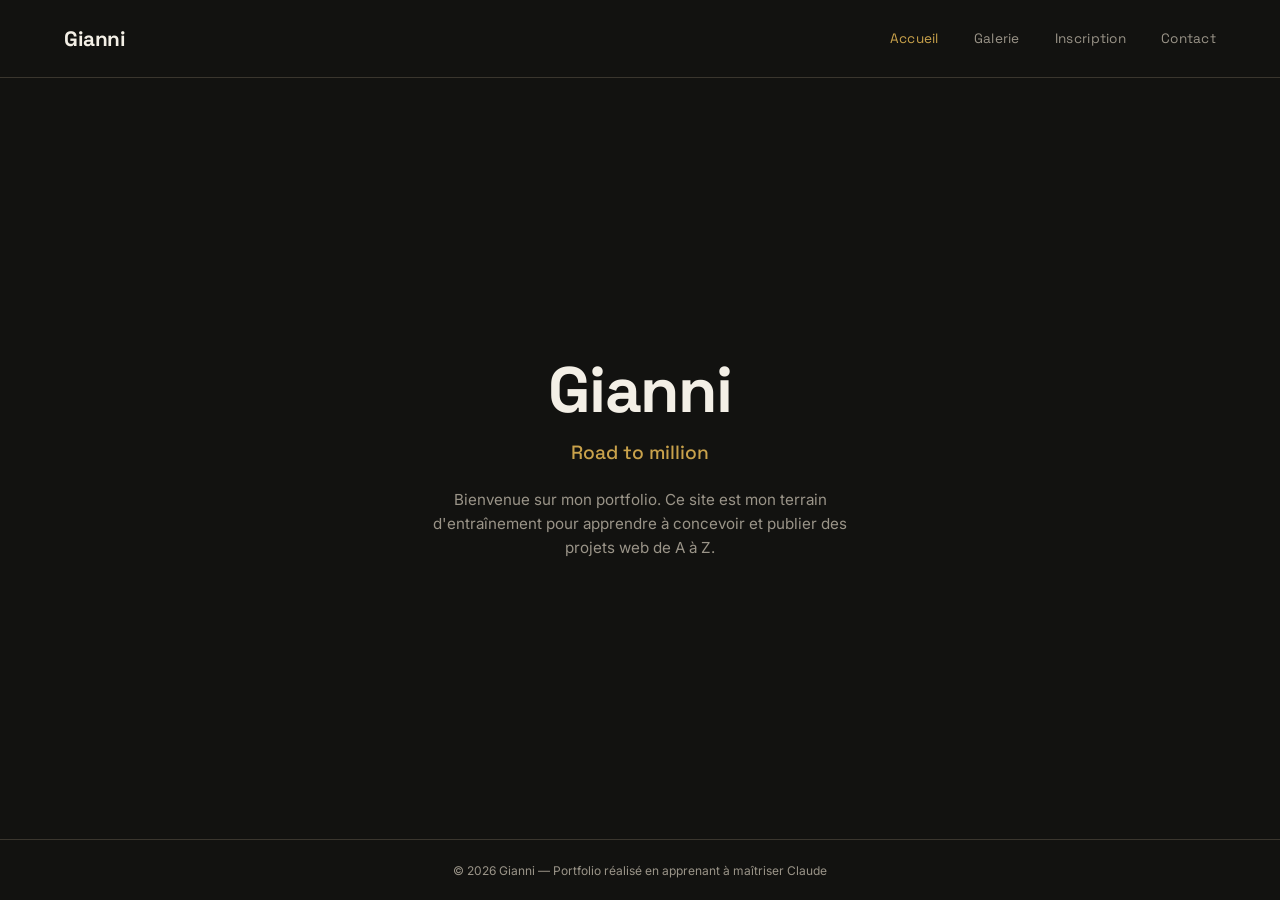
<file: index.html>
<!DOCTYPE html>
<html lang="fr">
<head>
<meta charset="UTF-8">
<meta name="viewport" content="width=device-width, initial-scale=1.0">
<title>Gianni — Accueil</title>
<meta name="description" content="Portfolio de Gianni — apprentissage du développement web et mobile, road to million.">
<meta property="og:title" content="Gianni — Portfolio">
<meta property="og:description" content="Portfolio de Gianni — apprentissage du développement web et mobile, road to million.">
<meta property="og:type" content="website">
<meta property="og:url" content="https://giannidavinci23.github.io/">
<link rel="preconnect" href="https://fonts.googleapis.com">
<link href="https://fonts.googleapis.com/css2?family=Space+Grotesk:wght@400;500;600;700&family=Inter:wght@400;500&display=swap" rel="stylesheet">
<link rel="stylesheet" href="style.css">
</head>
<body>

  <header>
    <a class="logo" href="index.html">Gianni</a>
    <nav>
      <a href="index.html" aria-current="page">Accueil</a>
      <a href="galerie.html">Galerie</a>
      <a href="inscription.html">Inscription</a>
      <a href="contact.html">Contact</a>
    </nav>
    <button class="nav-toggle" aria-label="Ouvrir le menu">☰</button>
  </header>

  <main>
    <h1>Gianni</h1>
    <p class="subtitle">Road to million</p>
    <p class="body-text">
      Bienvenue sur mon portfolio. Ce site est mon terrain d'entraînement pour apprendre
      à concevoir et publier des projets web de A à Z.
    </p>
  </main>

  <footer>&copy; 2026 Gianni — Portfolio réalisé en apprenant à maîtriser Claude</footer>

  <script src="script.js"></script>

</body>
</html>
</file>
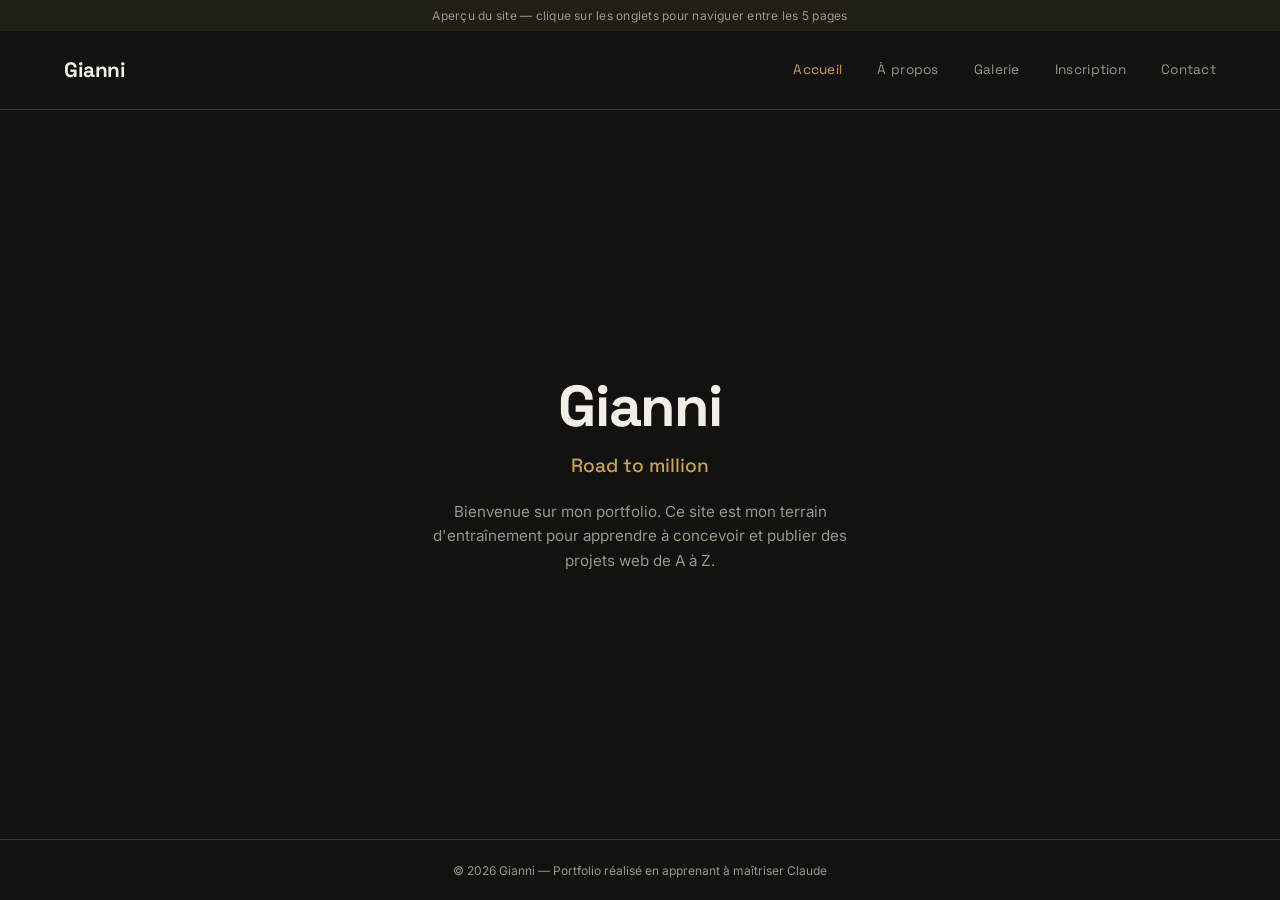
<file: apercu-site.html>
<!DOCTYPE html>
<html lang="fr">
<head>
<meta charset="UTF-8">
<meta name="viewport" content="width=device-width, initial-scale=1.0">
<title>Gianni — Aperçu du site</title>
<link rel="preconnect" href="https://fonts.googleapis.com">
<link href="https://fonts.googleapis.com/css2?family=Space+Grotesk:wght@400;500;600;700&family=Inter:wght@400;500&display=swap" rel="stylesheet">
<style>
  :root {
    --bg: #121210;
    --ink: #F3EFE6;
    --gold: #C9A24B;
    --line: #3A362E;
    --muted: #9A9488;
  }
  * { box-sizing: border-box; margin: 0; padding: 0; }
  html, body { height: 100%; }
  body {
    background: var(--bg);
    color: var(--ink);
    font-family: 'Inter', sans-serif;
    min-height: 100vh;
    display: flex;
    flex-direction: column;
  }
  .badge {
    font-size: 0.75rem;
    color: var(--muted);
    text-align: center;
    padding: 0.5rem;
    background: rgba(201,162,75,0.08);
    letter-spacing: 0.02em;
  }
  header {
    display: flex;
    align-items: center;
    justify-content: space-between;
    padding: 1.6rem clamp(1.5rem, 5vw, 4rem);
    border-bottom: 1px solid var(--line);
  }
  .logo {
    font-family: 'Space Grotesk', sans-serif;
    font-weight: 700;
    font-size: 1.3rem;
    letter-spacing: -0.02em;
  }
  nav { display: flex; gap: clamp(1rem, 3vw, 2.2rem); }
  nav button {
    background: none;
    border: none;
    font-family: 'Space Grotesk', sans-serif;
    font-size: 0.85rem;
    letter-spacing: 0.02em;
    color: var(--muted);
    cursor: pointer;
    padding: 0.3rem 0;
    transition: color 0.25s ease;
  }
  nav button.active, nav button:hover { color: var(--gold); }
  main {
    flex: 1;
    display: flex;
    flex-direction: column;
    align-items: center;
    justify-content: center;
    padding: 3rem clamp(1.5rem, 5vw, 4rem);
    text-align: center;
  }
  h1 {
    font-family: 'Space Grotesk', sans-serif;
    font-weight: 700;
    font-size: clamp(2.2rem, 5vw, 3.6rem);
    line-height: 1.05;
    letter-spacing: -0.02em;
  }
  .subtitle {
    margin-top: 1rem;
    font-family: 'Space Grotesk', sans-serif;
    font-weight: 500;
    color: var(--gold);
    font-size: clamp(1rem, 2vw, 1.2rem);
  }
  .body-text {
    margin-top: 1.4rem;
    max-width: 46ch;
    color: var(--muted);
    font-size: 0.95rem;
    line-height: 1.6;
  }
  .gallery-grid {
    margin-top: 2rem;
    display: grid;
    grid-template-columns: repeat(auto-fit, minmax(160px, 1fr));
    gap: 1rem;
    width: 100%;
    max-width: 780px;
  }
  .gallery-item {
    aspect-ratio: 1;
    border: 1px solid var(--line);
    border-radius: 6px;
    display: flex;
    align-items: center;
    justify-content: center;
    color: var(--muted);
    font-size: 0.8rem;
  }
  form {
    margin-top: 2rem;
    width: 100%;
    max-width: 360px;
    display: flex;
    flex-direction: column;
    gap: 1rem;
    text-align: left;
  }
  label { font-size: 0.8rem; color: var(--muted); display: block; margin-bottom: 0.35rem; }
  input, textarea {
    width: 100%;
    padding: 0.7rem 0.9rem;
    background: transparent;
    border: 1px solid var(--line);
    border-radius: 6px;
    color: var(--ink);
    font-family: 'Inter', sans-serif;
    font-size: 0.9rem;
  }
  input:focus, textarea:focus { outline: none; border-color: var(--gold); }
  button[type="submit"] {
    margin-top: 0.4rem;
    padding: 0.75rem;
    background: var(--gold);
    border: none;
    border-radius: 6px;
    color: var(--bg);
    font-family: 'Space Grotesk', sans-serif;
    font-weight: 600;
    font-size: 0.9rem;
    cursor: pointer;
  }
  footer {
    padding: 1.4rem;
    text-align: center;
    font-size: 0.75rem;
    color: var(--muted);
    border-top: 1px solid var(--line);
  }
</style>
</head>
<body>

  <div class="badge">Aperçu du site — clique sur les onglets pour naviguer entre les 5 pages</div>

  <header>
    <span class="logo">Gianni</span>
    <nav id="nav"></nav>
  </header>

  <main id="main"></main>

  <footer>&copy; 2026 Gianni — Portfolio réalisé en apprenant à maîtriser Claude</footer>

  <script>
    const pages = {
      accueil: {
        label: 'Accueil',
        render: () => `
          <h1>Gianni</h1>
          <p class="subtitle">Road to million</p>
          <p class="body-text">Bienvenue sur mon portfolio. Ce site est mon terrain d'entraînement pour apprendre à concevoir et publier des projets web de A à Z.</p>
        `
      },
      apropos: {
        label: 'À propos',
        render: () => `
          <h1 style="font-size:clamp(2rem,4vw,2.8rem);">À propos</h1>
          <p class="body-text">Je m'appelle Gianni et j'apprends à concevoir et publier des projets web et mobile de A à Z. Ce site est mon terrain d'entraînement : road to million.</p>
        `
      },
      galerie: {
        label: 'Galerie',
        render: () => `
          <h1 style="font-size:clamp(2rem,4vw,2.8rem);">Galerie</h1>
          <p class="body-text">Mes projets, au fur et à mesure qu'ils avancent.</p>
          <div class="gallery-grid">
            <div class="gallery-item">Projet 1</div>
            <div class="gallery-item">Projet 2</div>
            <div class="gallery-item">Projet 3</div>
          </div>
        `
      },
      inscription: {
        label: 'Inscription',
        render: () => `
          <h1 style="font-size:clamp(2rem,4vw,2.8rem);">Inscription</h1>
          <p class="body-text">Reste informé de l'avancée de mes projets.</p>
          <form onsubmit="return false;">
            <div><label>Nom</label><input type="text"></div>
            <div><label>Email</label><input type="email"></div>
            <button type="submit">S'inscrire</button>
          </form>
        `
      },
      contact: {
        label: 'Contact',
        render: () => `
          <h1 style="font-size:clamp(2rem,4vw,2.8rem);">Contact</h1>
          <p class="body-text">Une question, une idée de collaboration ? Écris-moi.</p>
          <form onsubmit="return false;">
            <div><label>Nom</label><input type="text"></div>
            <div><label>Email</label><input type="email"></div>
            <div><label>Message</label><textarea rows="4"></textarea></div>
            <button type="submit">Envoyer</button>
          </form>
        `
      }
    };

    const navEl = document.getElementById('nav');
    const mainEl = document.getElementById('main');

    function renderNav(active) {
      navEl.innerHTML = Object.keys(pages).map(key =>
        `<button data-page="${key}" class="${key === active ? 'active' : ''}">${pages[key].label}</button>`
      ).join('');
      navEl.querySelectorAll('button').forEach(btn => {
        btn.addEventListener('click', () => goTo(btn.dataset.page));
      });
    }

    function goTo(key) {
      mainEl.innerHTML = pages[key].render();
      renderNav(key);
    }

    goTo('accueil');
  </script>

</body>
</html>
</file>
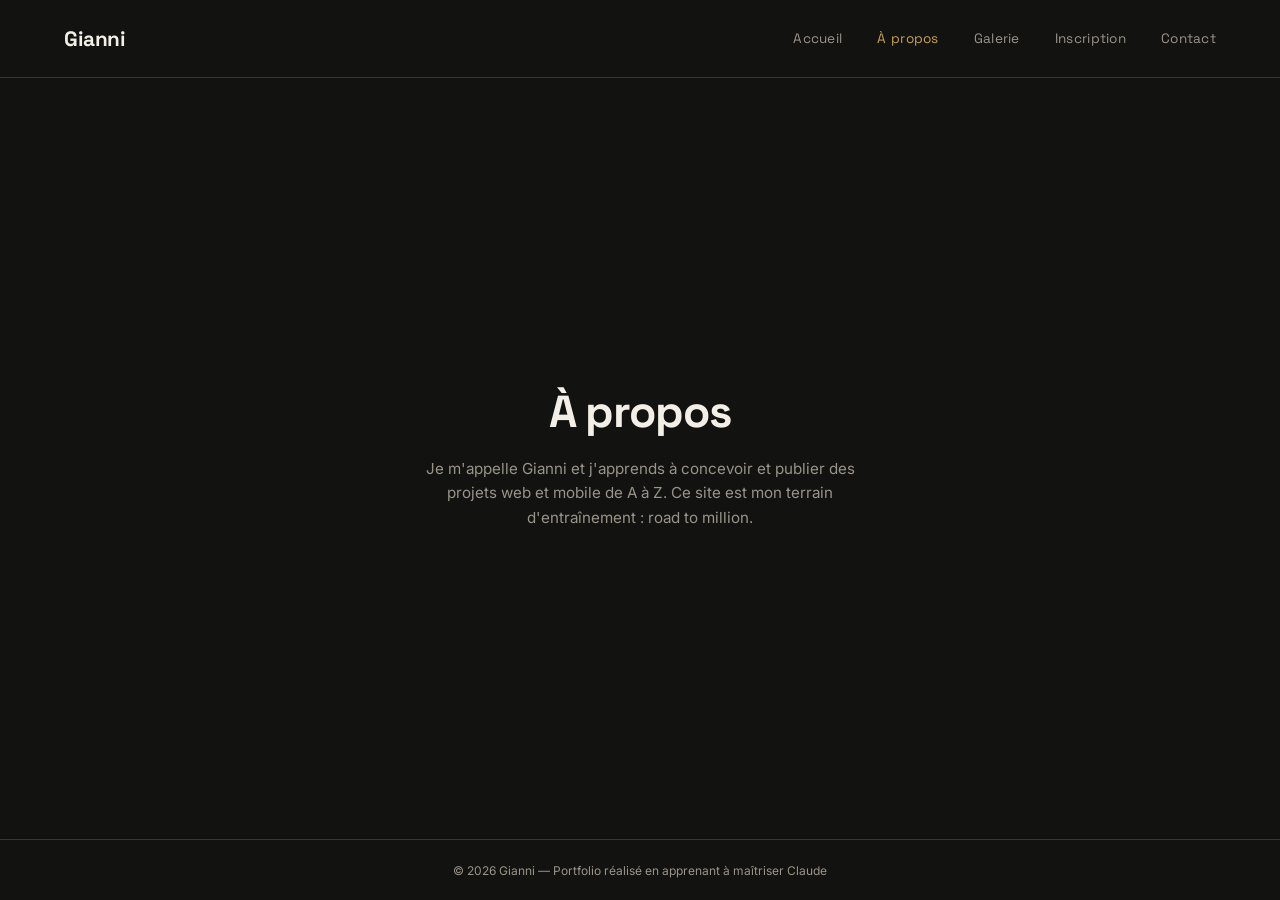
<file: apropos.html>
<!DOCTYPE html>
<html lang="fr">
<head>
<meta charset="UTF-8">
<meta name="viewport" content="width=device-width, initial-scale=1.0">
<title>Gianni — À propos</title>
<meta name="description" content="En savoir plus sur Gianni et son parcours d'apprentissage du développement web et mobile.">
<meta property="og:title" content="Gianni — À propos">
<meta property="og:description" content="En savoir plus sur Gianni et son parcours d'apprentissage du développement web et mobile.">
<meta property="og:type" content="website">
<meta property="og:url" content="https://giannidavinci23.github.io/apropos.html">
<link rel="preconnect" href="https://fonts.googleapis.com">
<link href="https://fonts.googleapis.com/css2?family=Space+Grotesk:wght@400;500;600;700&family=Inter:wght@400;500&display=swap" rel="stylesheet">
<link rel="stylesheet" href="style.css">
</head>
<body>

  <header>
    <a class="logo" href="index.html">Gianni</a>
    <nav>
      <a href="index.html">Accueil</a>
      <a href="apropos.html" aria-current="page">À propos</a>
      <a href="galerie.html">Galerie</a>
      <a href="inscription.html">Inscription</a>
      <a href="contact.html">Contact</a>
    </nav>
    <button class="nav-toggle" aria-label="Ouvrir le menu">☰</button>
  </header>

  <main>
    <h1 style="font-size:clamp(2rem,4vw,2.8rem);">À propos</h1>
    <p class="body-text">
      Je m'appelle Gianni et j'apprends à concevoir et publier des projets web et mobile
      de A à Z. Ce site est mon terrain d'entraînement : road to million.
    </p>
  </main>

  <footer>&copy; 2026 Gianni — Portfolio réalisé en apprenant à maîtriser Claude</footer>

  <script src="script.js"></script>

</body>
</html>
</file>
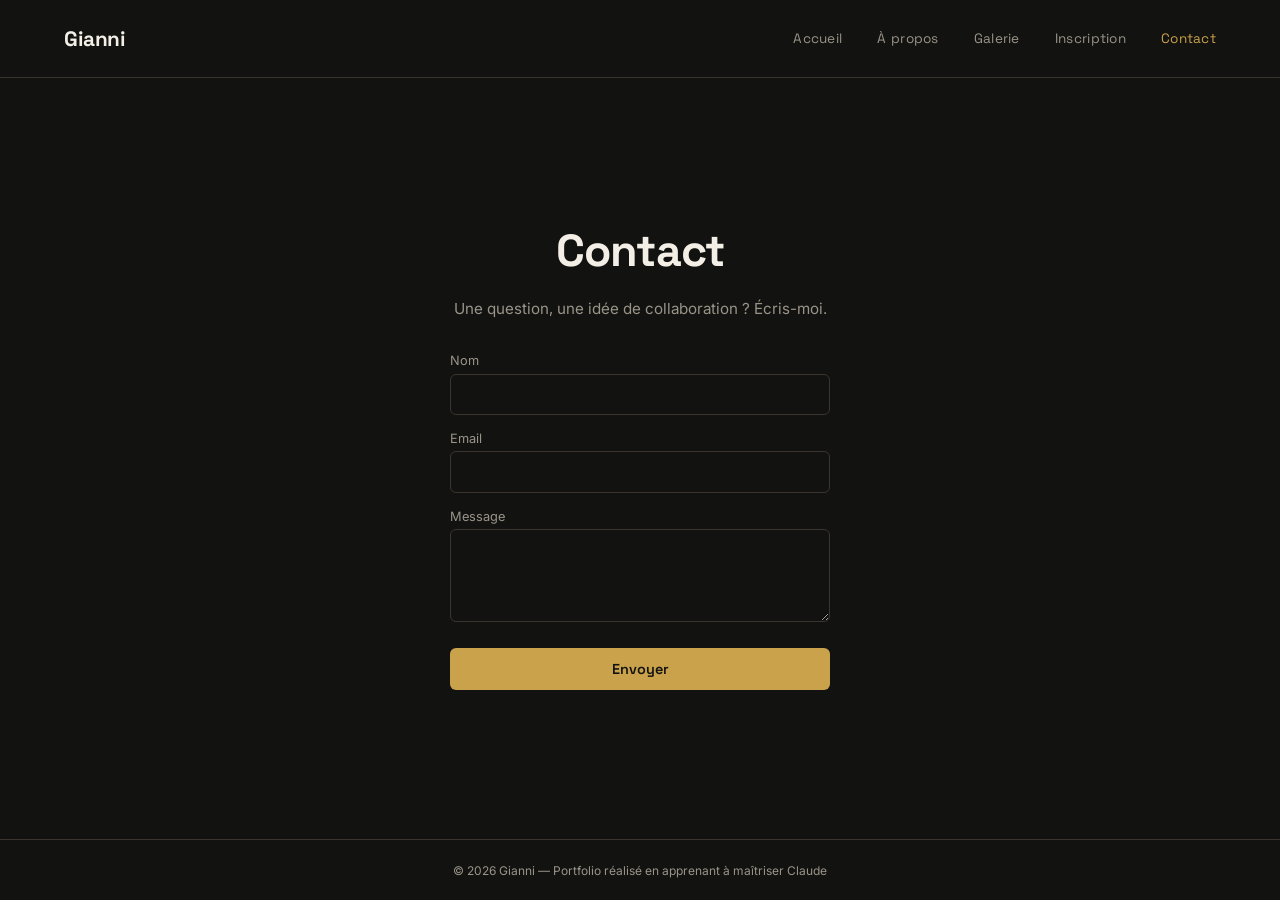
<file: contact.html>
<!DOCTYPE html>
<html lang="fr">
<head>
<meta charset="UTF-8">
<meta name="viewport" content="width=device-width, initial-scale=1.0">
<title>Gianni — Contact</title>
<meta name="description" content="Contactez Gianni pour une question ou une idée de collaboration.">
<link rel="preconnect" href="https://fonts.googleapis.com">
<link href="https://fonts.googleapis.com/css2?family=Space+Grotesk:wght@400;500;600;700&family=Inter:wght@400;500&display=swap" rel="stylesheet">
<link rel="stylesheet" href="style.css">
</head>
<body>

  <header>
    <a class="logo" href="index.html">Gianni</a>
    <nav>
      <a href="index.html">Accueil</a>
      <a href="apropos.html">À propos</a>
      <a href="galerie.html">Galerie</a>
      <a href="inscription.html">Inscription</a>
      <a href="contact.html" aria-current="page">Contact</a>
    </nav>
    <button class="nav-toggle" aria-label="Ouvrir le menu">☰</button>
  </header>

  <main>
    <h1 style="font-size:clamp(2rem,4vw,2.8rem);">Contact</h1>
    <p class="body-text">Une question, une idée de collaboration ? Écris-moi.</p>

    <form data-form data-success-text="Merci pour ton message, je te réponds rapidement !">
      <div>
        <label for="nom">Nom</label>
        <input type="text" id="nom" name="nom" required>
      </div>
      <div>
        <label for="email">Email</label>
        <input type="email" id="email" name="email" required>
      </div>
      <div>
        <label for="message">Message</label>
        <textarea id="message" name="message" rows="4" required></textarea>
      </div>
      <button type="submit">Envoyer</button>
    </form>
  </main>

  <footer>&copy; 2026 Gianni — Portfolio réalisé en apprenant à maîtriser Claude</footer>

  <script src="script.js"></script>
  <script src="form.js"></script>

</body>
</html>
</file>
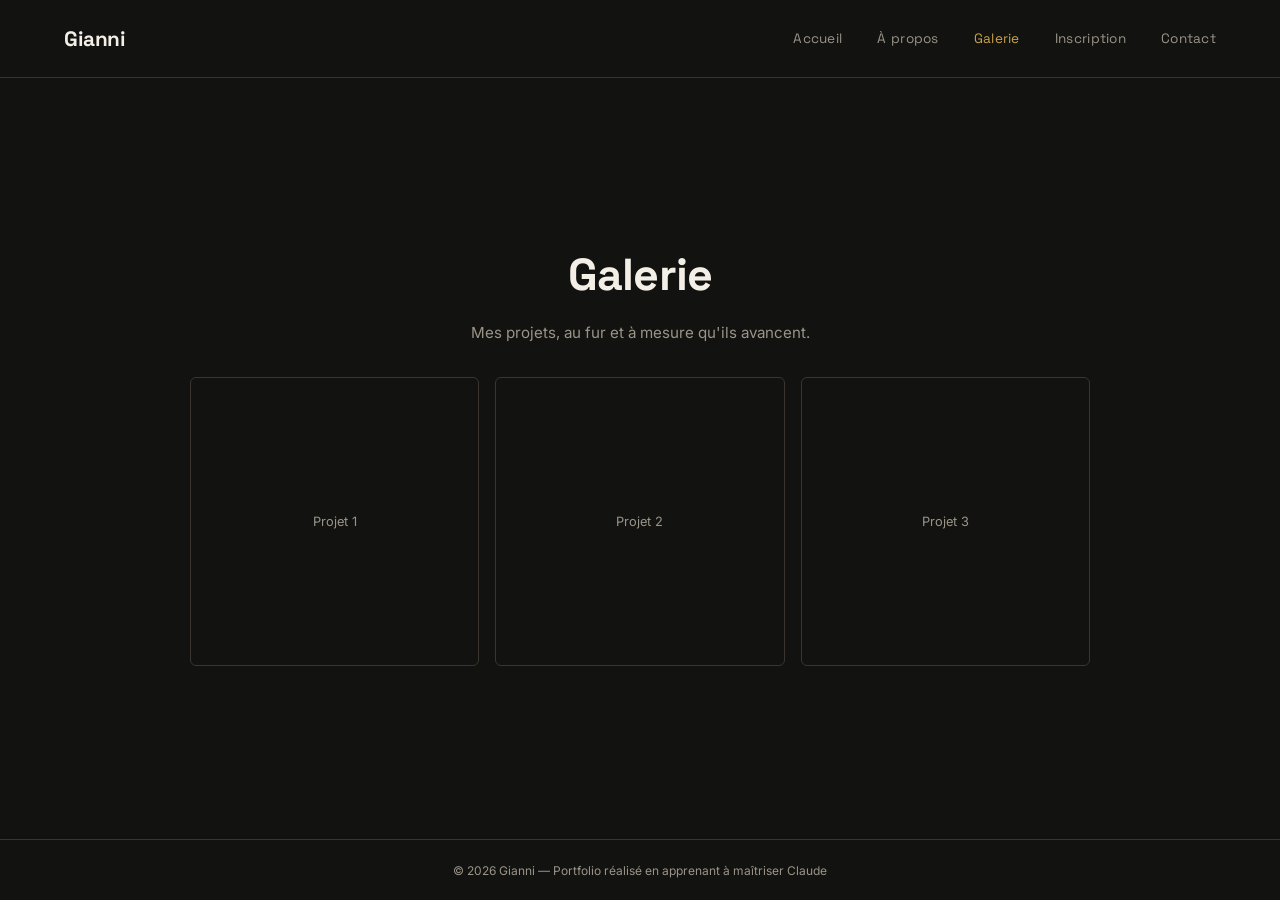
<file: galerie.html>
<!DOCTYPE html>
<html lang="fr">
<head>
<meta charset="UTF-8">
<meta name="viewport" content="width=device-width, initial-scale=1.0">
<title>Gianni — Galerie</title>
<meta name="description" content="Découvrez les projets de Gianni : sites web, applications et outils créés en apprenant à maîtriser Claude.">
<meta property="og:title" content="Gianni — Galerie">
<meta property="og:description" content="Découvrez les projets de Gianni : sites web, applications et outils créés en apprenant à maîtriser Claude.">
<meta property="og:type" content="website">
<meta property="og:url" content="https://giannidavinci23.github.io/galerie.html">
<link rel="preconnect" href="https://fonts.googleapis.com">
<link href="https://fonts.googleapis.com/css2?family=Space+Grotesk:wght@400;500;600;700&family=Inter:wght@400;500&display=swap" rel="stylesheet">
<link rel="stylesheet" href="style.css">
</head>
<body>

  <header>
    <a class="logo" href="index.html">Gianni</a>
    <nav>
      <a href="index.html">Accueil</a>
      <a href="apropos.html">À propos</a>
      <a href="galerie.html" aria-current="page">Galerie</a>
      <a href="inscription.html">Inscription</a>
      <a href="contact.html">Contact</a>
    </nav>
    <button class="nav-toggle" aria-label="Ouvrir le menu">☰</button>
  </header>

  <main>
    <h1 style="font-size:clamp(2rem,4vw,2.8rem);">Galerie</h1>
    <p class="body-text">Mes projets, au fur et à mesure qu'ils avancent.</p>

    <div class="gallery-grid">
      <div class="gallery-item">Projet 1</div>
      <div class="gallery-item">Projet 2</div>
      <div class="gallery-item">Projet 3</div>
    </div>
  </main>

  <footer>&copy; 2026 Gianni — Portfolio réalisé en apprenant à maîtriser Claude</footer>

  <script src="script.js"></script>

</body>
</html>
</file>
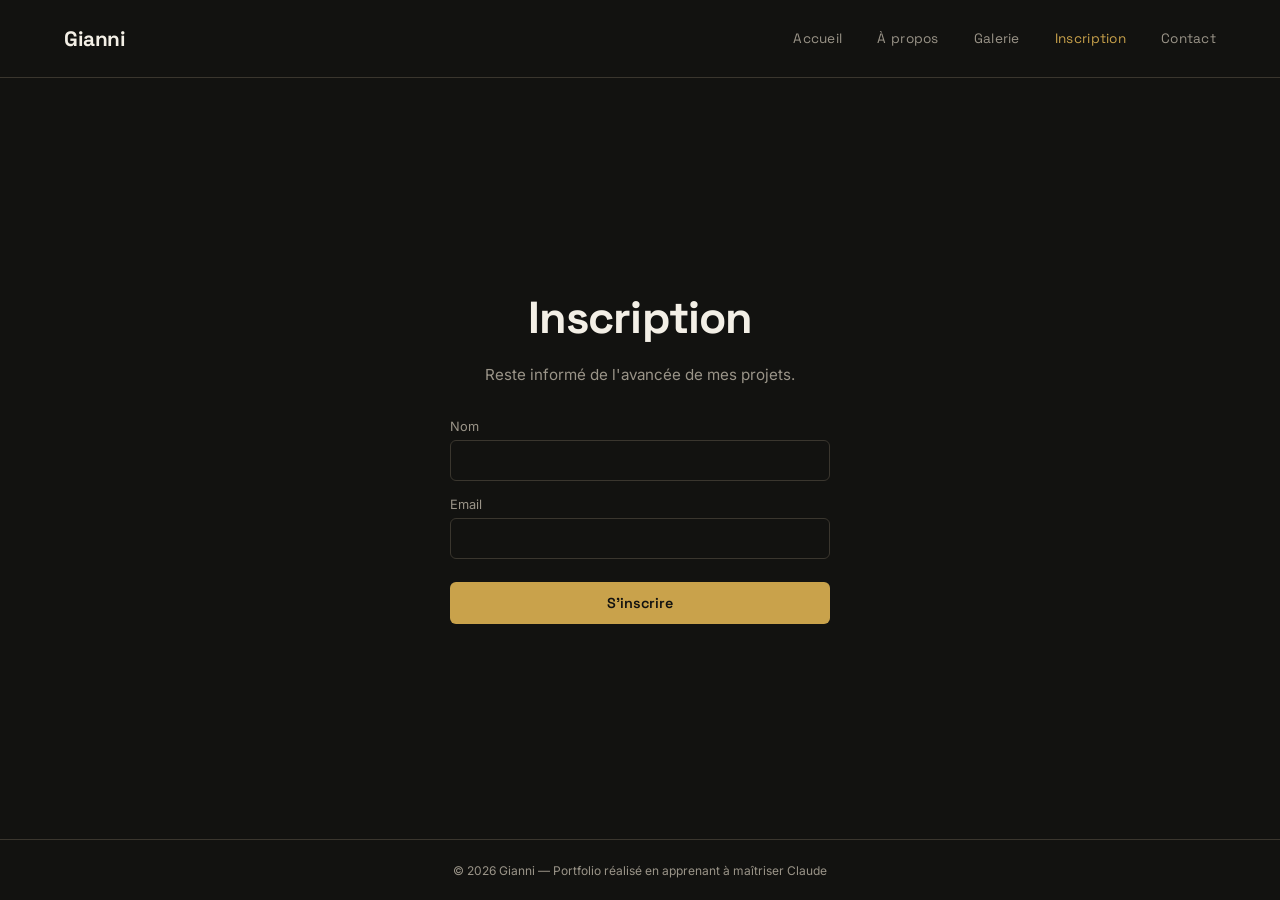
<file: inscription.html>
<!DOCTYPE html>
<html lang="fr">
<head>
<meta charset="UTF-8">
<meta name="viewport" content="width=device-width, initial-scale=1.0">
<title>Gianni — Inscription</title>
<meta name="description" content="Inscrivez-vous pour suivre l'avancée des projets de Gianni.">
<link rel="preconnect" href="https://fonts.googleapis.com">
<link href="https://fonts.googleapis.com/css2?family=Space+Grotesk:wght@400;500;600;700&family=Inter:wght@400;500&display=swap" rel="stylesheet">
<link rel="stylesheet" href="style.css">
</head>
<body>

  <header>
    <a class="logo" href="index.html">Gianni</a>
    <nav>
      <a href="index.html">Accueil</a>
      <a href="apropos.html">À propos</a>
      <a href="galerie.html">Galerie</a>
      <a href="inscription.html" aria-current="page">Inscription</a>
      <a href="contact.html">Contact</a>
    </nav>
    <button class="nav-toggle" aria-label="Ouvrir le menu">☰</button>
  </header>

  <main>
    <h1 style="font-size:clamp(2rem,4vw,2.8rem);">Inscription</h1>
    <p class="body-text">Reste informé de l'avancée de mes projets.</p>

    <form data-form data-success-text="Merci, ton inscription est bien enregistrée !">
      <div>
        <label for="nom">Nom</label>
        <input type="text" id="nom" name="nom" required>
      </div>
      <div>
        <label for="email">Email</label>
        <input type="email" id="email" name="email" required>
      </div>
      <button type="submit">S'inscrire</button>
    </form>
  </main>

  <footer>&copy; 2026 Gianni — Portfolio réalisé en apprenant à maîtriser Claude</footer>

  <script src="script.js"></script>
  <script src="form.js"></script>

</body>
</html>
</file>
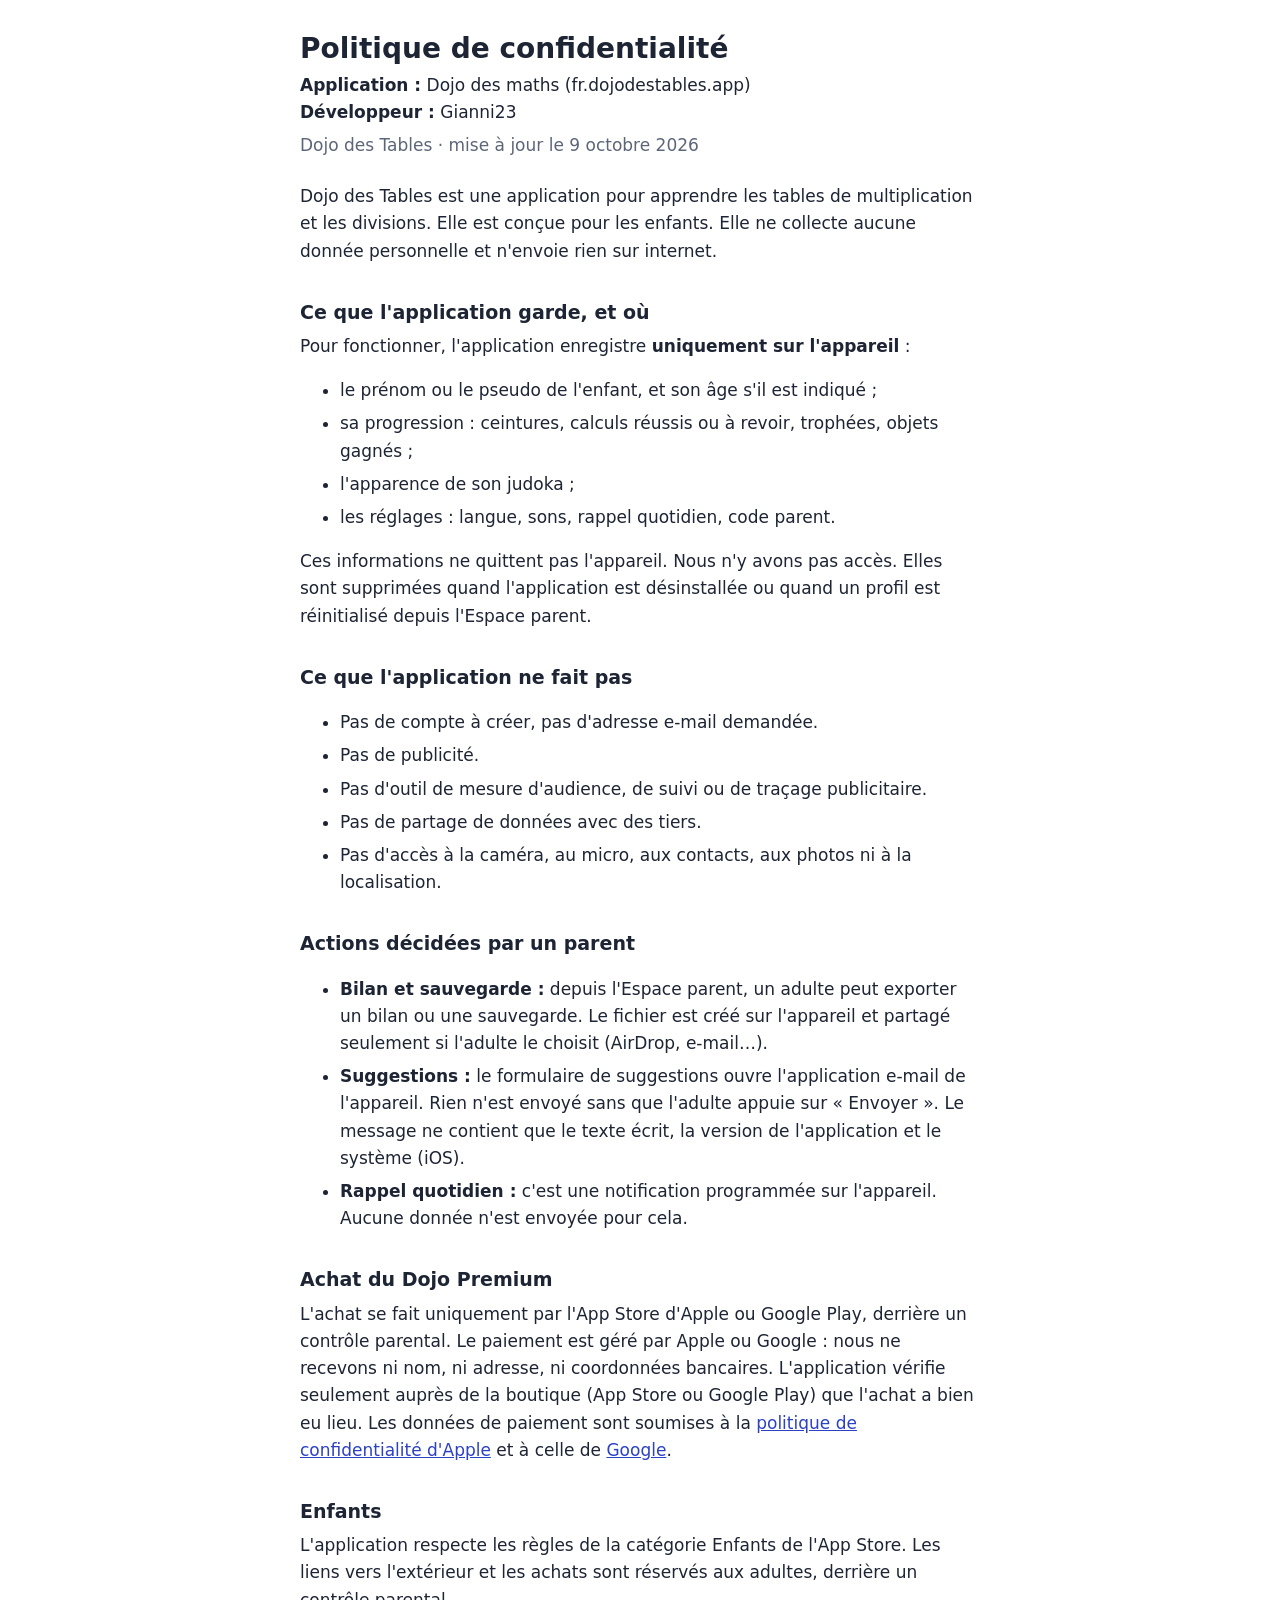
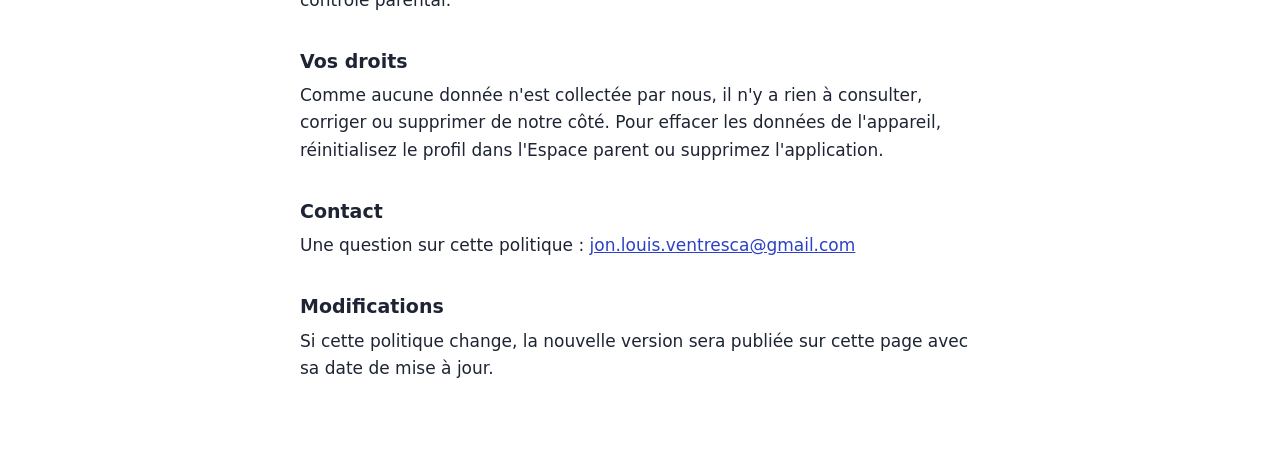
<file: dojo-des-tables/confidentialite.html>
<!doctype html>
<html lang="fr">
<head>
<meta charset="utf-8">
<meta name="viewport" content="width=device-width, initial-scale=1">
<title>Dojo des Tables – Politique de confidentialité</title>
<style>
  :root { --bg: #ffffff; --fg: #1d2433; --muted: #5c6678; --accent: #2c41c4; }
  @media (prefers-color-scheme: dark) { :root { --bg: #111832; --fg: #eef1f7; --muted: #a3acc0; --accent: #8fa0ff; } }
  body { background: var(--bg); color: var(--fg); font: 17px/1.6 -apple-system, system-ui, sans-serif; margin: 0; padding: 32px 20px 64px; }
  main { max-width: 680px; margin: 0 auto; }
  h1 { font-size: 28px; line-height: 1.2; margin: 0 0 4px; }
  h2 { font-size: 19px; margin: 32px 0 6px; }
  p, li { margin: 6px 0; }
  .date { color: var(--muted); margin-bottom: 24px; }
  a { color: var(--accent); }
</style>
</head>
<body>
<main>
<h1>Politique de confidentialité</h1>
<p><strong>Application :</strong> Dojo des maths (fr.dojodestables.app)<br><strong>Développeur :</strong> Gianni23</p>
<p class="date">Dojo des Tables · mise à jour le 9 octobre 2026</p>

<p>Dojo des Tables est une application pour apprendre les tables de multiplication et les divisions. Elle est conçue pour les enfants. Elle ne collecte aucune donnée personnelle et n'envoie rien sur internet.</p>

<h2>Ce que l'application garde, et où</h2>
<p>Pour fonctionner, l'application enregistre <strong>uniquement sur l'appareil</strong> :</p>
<ul>
  <li>le prénom ou le pseudo de l'enfant, et son âge s'il est indiqué ;</li>
  <li>sa progression : ceintures, calculs réussis ou à revoir, trophées, objets gagnés ;</li>
  <li>l'apparence de son judoka ;</li>
  <li>les réglages : langue, sons, rappel quotidien, code parent.</li>
</ul>
<p>Ces informations ne quittent pas l'appareil. Nous n'y avons pas accès. Elles sont supprimées quand l'application est désinstallée ou quand un profil est réinitialisé depuis l'Espace parent.</p>

<h2>Ce que l'application ne fait pas</h2>
<ul>
  <li>Pas de compte à créer, pas d'adresse e-mail demandée.</li>
  <li>Pas de publicité.</li>
  <li>Pas d'outil de mesure d'audience, de suivi ou de traçage publicitaire.</li>
  <li>Pas de partage de données avec des tiers.</li>
  <li>Pas d'accès à la caméra, au micro, aux contacts, aux photos ni à la localisation.</li>
</ul>

<h2>Actions décidées par un parent</h2>
<ul>
  <li><strong>Bilan et sauvegarde :</strong> depuis l'Espace parent, un adulte peut exporter un bilan ou une sauvegarde. Le fichier est créé sur l'appareil et partagé seulement si l'adulte le choisit (AirDrop, e-mail…).</li>
  <li><strong>Suggestions :</strong> le formulaire de suggestions ouvre l'application e-mail de l'appareil. Rien n'est envoyé sans que l'adulte appuie sur « Envoyer ». Le message ne contient que le texte écrit, la version de l'application et le système (iOS).</li>
  <li><strong>Rappel quotidien :</strong> c'est une notification programmée sur l'appareil. Aucune donnée n'est envoyée pour cela.</li>
</ul>

<h2>Achat du Dojo Premium</h2>
<p>L'achat se fait uniquement par l'App Store d'Apple ou Google Play, derrière un contrôle parental. Le paiement est géré par Apple ou Google : nous ne recevons ni nom, ni adresse, ni coordonnées bancaires. L'application vérifie seulement auprès de la boutique (App Store ou Google Play) que l'achat a bien eu lieu. Les données de paiement sont soumises à la <a href="https://www.apple.com/fr/legal/privacy/">politique de confidentialité d'Apple</a> et à celle de <a href="https://policies.google.com/privacy">Google</a>.</p>

<h2>Enfants</h2>
<p>L'application respecte les règles de la catégorie Enfants de l'App Store. Les liens vers l'extérieur et les achats sont réservés aux adultes, derrière un contrôle parental.</p>

<h2>Vos droits</h2>
<p>Comme aucune donnée n'est collectée par nous, il n'y a rien à consulter, corriger ou supprimer de notre côté. Pour effacer les données de l'appareil, réinitialisez le profil dans l'Espace parent ou supprimez l'application.</p>

<h2>Contact</h2>
<p>Une question sur cette politique : <a href="mailto:jon.louis.ventresca@gmail.com">jon.louis.ventresca@gmail.com</a></p>

<h2>Modifications</h2>
<p>Si cette politique change, la nouvelle version sera publiée sur cette page avec sa date de mise à jour.</p>
</main>
</body>
</html>
</file>
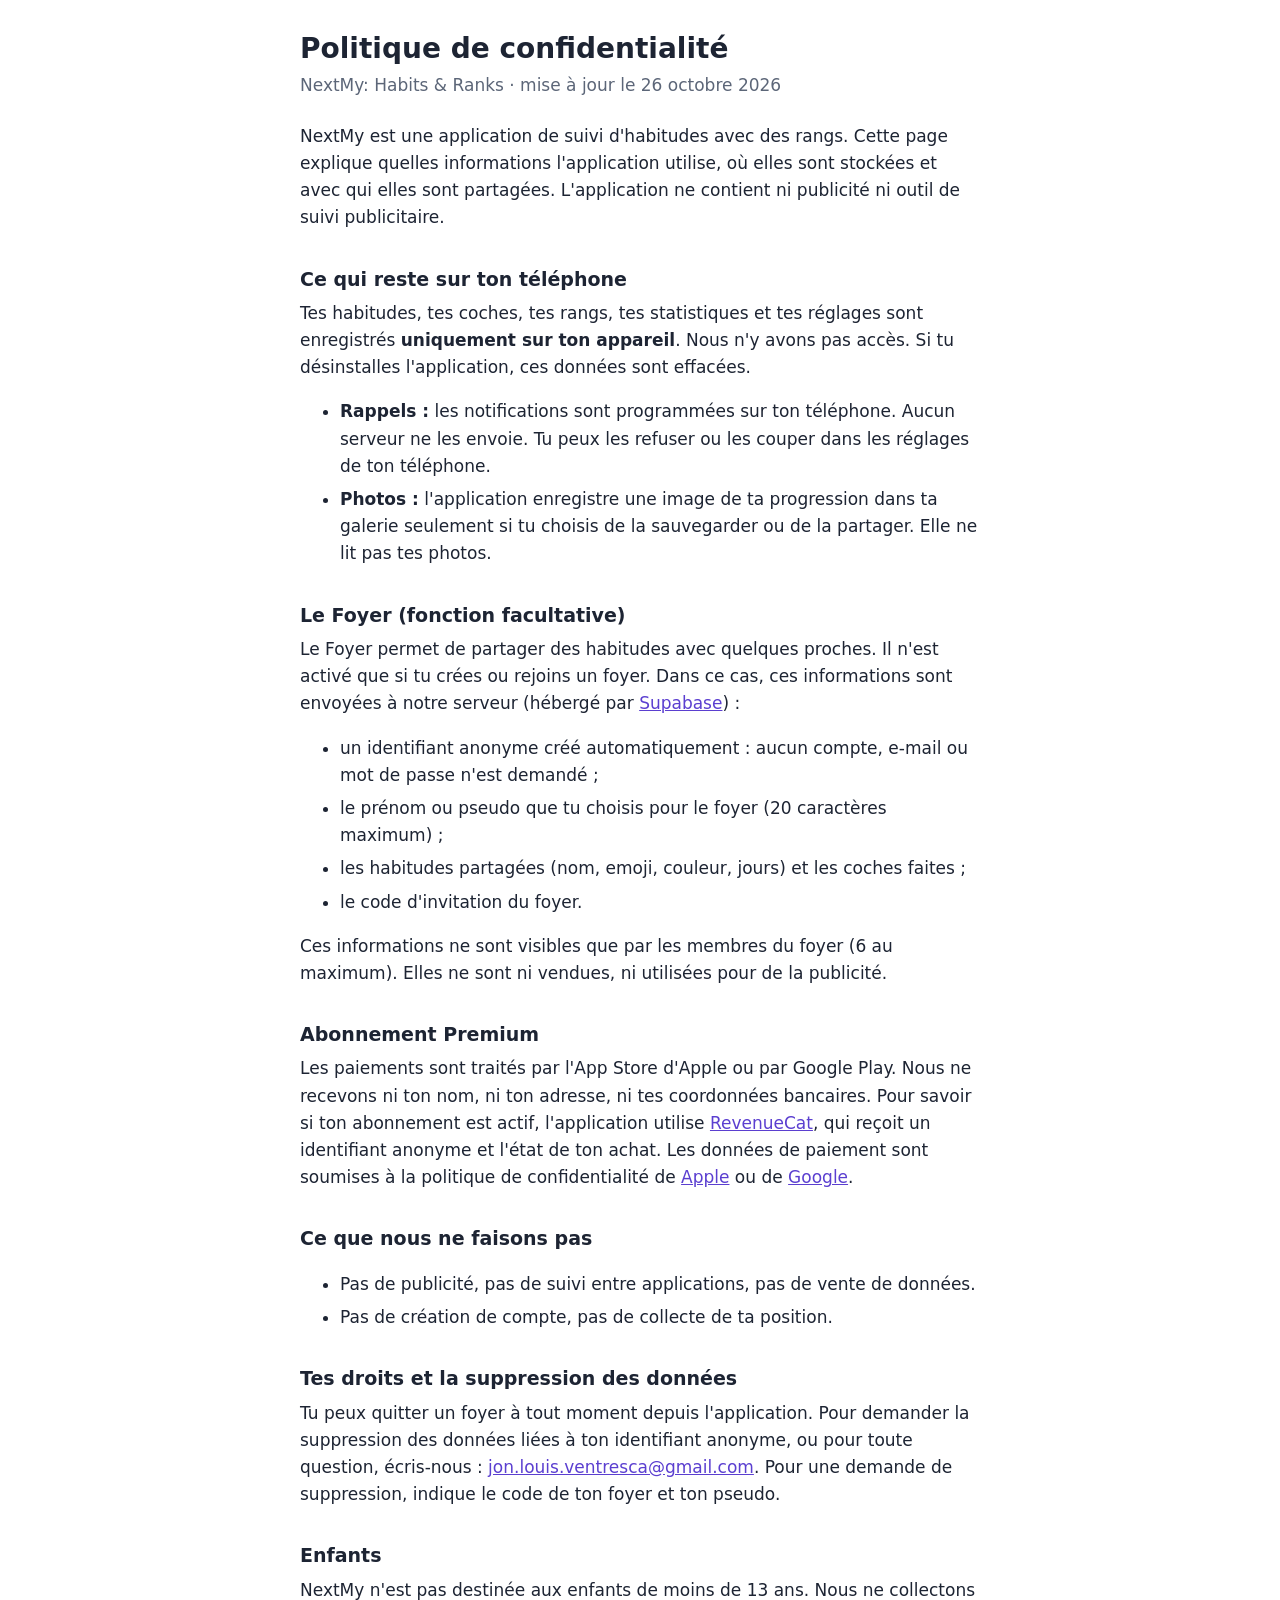
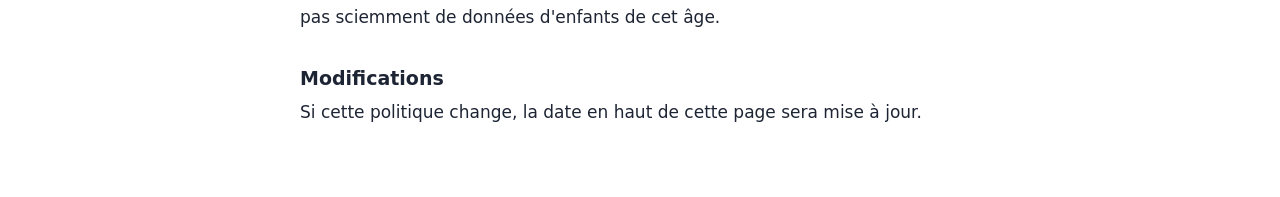
<file: nextmy/confidentialite.html>
<!doctype html>
<html lang="fr">
<head>
<meta charset="utf-8">
<meta name="viewport" content="width=device-width, initial-scale=1">
<title>NextMy – Politique de confidentialité</title>
<style>
  :root { --bg: #ffffff; --fg: #1d2433; --muted: #5c6678; --accent: #5b3fd0; }
  @media (prefers-color-scheme: dark) { :root { --bg: #05070d; --fg: #eef1f7; --muted: #a3acc0; --accent: #a99bff; } }
  body { background: var(--bg); color: var(--fg); font: 17px/1.6 -apple-system, system-ui, sans-serif; margin: 0; padding: 32px 20px 64px; }
  main { max-width: 680px; margin: 0 auto; }
  h1 { font-size: 28px; line-height: 1.2; margin: 0 0 4px; }
  h2 { font-size: 19px; margin: 32px 0 6px; }
  p, li { margin: 6px 0; }
  .date { color: var(--muted); margin-bottom: 24px; }
  a { color: var(--accent); }
</style>
</head>
<body>
<main>
<h1>Politique de confidentialité</h1>
<p class="date">NextMy: Habits &amp; Ranks · mise à jour le 26 octobre 2026</p>

<p>NextMy est une application de suivi d'habitudes avec des rangs. Cette page explique quelles informations l'application utilise, où elles sont stockées et avec qui elles sont partagées. L'application ne contient ni publicité ni outil de suivi publicitaire.</p>

<h2>Ce qui reste sur ton téléphone</h2>
<p>Tes habitudes, tes coches, tes rangs, tes statistiques et tes réglages sont enregistrés <strong>uniquement sur ton appareil</strong>. Nous n'y avons pas accès. Si tu désinstalles l'application, ces données sont effacées.</p>
<ul>
  <li><strong>Rappels :</strong> les notifications sont programmées sur ton téléphone. Aucun serveur ne les envoie. Tu peux les refuser ou les couper dans les réglages de ton téléphone.</li>
  <li><strong>Photos :</strong> l'application enregistre une image de ta progression dans ta galerie seulement si tu choisis de la sauvegarder ou de la partager. Elle ne lit pas tes photos.</li>
</ul>

<h2>Le Foyer (fonction facultative)</h2>
<p>Le Foyer permet de partager des habitudes avec quelques proches. Il n'est activé que si tu crées ou rejoins un foyer. Dans ce cas, ces informations sont envoyées à notre serveur (hébergé par <a href="https://supabase.com/privacy">Supabase</a>) :</p>
<ul>
  <li>un identifiant anonyme créé automatiquement : aucun compte, e-mail ou mot de passe n'est demandé ;</li>
  <li>le prénom ou pseudo que tu choisis pour le foyer (20 caractères maximum) ;</li>
  <li>les habitudes partagées (nom, emoji, couleur, jours) et les coches faites ;</li>
  <li>le code d'invitation du foyer.</li>
</ul>
<p>Ces informations ne sont visibles que par les membres du foyer (6 au maximum). Elles ne sont ni vendues, ni utilisées pour de la publicité.</p>

<h2>Abonnement Premium</h2>
<p>Les paiements sont traités par l'App Store d'Apple ou par Google Play. Nous ne recevons ni ton nom, ni ton adresse, ni tes coordonnées bancaires. Pour savoir si ton abonnement est actif, l'application utilise <a href="https://www.revenuecat.com/privacy">RevenueCat</a>, qui reçoit un identifiant anonyme et l'état de ton achat. Les données de paiement sont soumises à la politique de confidentialité de <a href="https://www.apple.com/fr/legal/privacy/">Apple</a> ou de <a href="https://policies.google.com/privacy">Google</a>.</p>

<h2>Ce que nous ne faisons pas</h2>
<ul>
  <li>Pas de publicité, pas de suivi entre applications, pas de vente de données.</li>
  <li>Pas de création de compte, pas de collecte de ta position.</li>
</ul>

<h2>Tes droits et la suppression des données</h2>
<p>Tu peux quitter un foyer à tout moment depuis l'application. Pour demander la suppression des données liées à ton identifiant anonyme, ou pour toute question, écris-nous : <a href="mailto:jon.louis.ventresca@gmail.com">jon.louis.ventresca@gmail.com</a>. Pour une demande de suppression, indique le code de ton foyer et ton pseudo.</p>

<h2>Enfants</h2>
<p>NextMy n'est pas destinée aux enfants de moins de 13 ans. Nous ne collectons pas sciemment de données d'enfants de cet âge.</p>

<h2>Modifications</h2>
<p>Si cette politique change, la date en haut de cette page sera mise à jour.</p>
</main>
</body>
</html>
</file>
<file: style.css>
:root {
  --bg: #121210;
  --ink: #F3EFE6;
  --gold: #C9A24B;
  --line: #3A362E;
  --muted: #9A9488;
}

* { box-sizing: border-box; margin: 0; padding: 0; }

html, body { height: 100%; }

body {
  background: var(--bg);
  color: var(--ink);
  font-family: 'Inter', sans-serif;
  min-height: 100vh;
  display: flex;
  flex-direction: column;
}

/* --- Header & Navigation --- */
header {
  display: flex;
  align-items: center;
  justify-content: space-between;
  padding: 1.6rem clamp(1.5rem, 5vw, 4rem);
  border-bottom: 1px solid var(--line);
}

.logo {
  font-family: 'Space Grotesk', sans-serif;
  font-weight: 700;
  font-size: 1.3rem;
  letter-spacing: -0.02em;
  color: var(--ink);
  text-decoration: none;
}

nav {
  display: flex;
  gap: clamp(1rem, 3vw, 2.2rem);
}

nav a {
  font-family: 'Space Grotesk', sans-serif;
  font-size: 0.85rem;
  letter-spacing: 0.02em;
  color: var(--muted);
  text-decoration: none;
  transition: color 0.25s ease;
}

nav a:hover,
nav a[aria-current="page"] {
  color: var(--gold);
}

.nav-toggle {
  display: none;
  width: 2.4rem;
  height: 2.4rem;
  border: 1px solid var(--line);
  border-radius: 6px;
  background: transparent;
  color: var(--ink);
  font-size: 1.1rem;
  cursor: pointer;
}

@media (max-width: 640px) {
  .nav-toggle {
    display: block;
  }

  nav {
    position: absolute;
    top: 100%;
    left: 0;
    right: 0;
    flex-direction: column;
    gap: 0;
    background: var(--bg);
    border-bottom: 1px solid var(--line);
    max-height: 0;
    overflow: hidden;
    transition: max-height 0.3s ease;
  }

  nav.open {
    max-height: 260px;
  }

  nav a {
    padding: 0.9rem clamp(1.5rem, 5vw, 4rem);
    border-top: 1px solid var(--line);
  }

  header {
    position: relative;
  }
}

/* --- Main content --- */
main {
  flex: 1;
  display: flex;
  flex-direction: column;
  align-items: center;
  justify-content: center;
  padding: 3rem clamp(1.5rem, 5vw, 4rem);
  text-align: center;
}

h1 {
  font-family: 'Space Grotesk', sans-serif;
  font-weight: 700;
  font-size: clamp(2.4rem, 6vw, 4rem);
  line-height: 1.05;
  letter-spacing: -0.02em;
}

.subtitle {
  margin-top: 1rem;
  font-family: 'Space Grotesk', sans-serif;
  font-weight: 500;
  color: var(--gold);
  font-size: clamp(1rem, 2vw, 1.2rem);
}

.body-text {
  margin-top: 1.4rem;
  max-width: 46ch;
  color: var(--muted);
  font-size: 0.95rem;
  line-height: 1.6;
}

/* --- Footer --- */
footer {
  padding: 1.4rem;
  text-align: center;
  font-size: 0.75rem;
  color: var(--muted);
  border-top: 1px solid var(--line);
}

/* --- Galerie --- */
.gallery-grid {
  margin-top: 2rem;
  display: grid;
  grid-template-columns: repeat(auto-fit, minmax(180px, 1fr));
  gap: 1rem;
  width: 100%;
  max-width: 900px;
}

.gallery-item {
  aspect-ratio: 1;
  border: 1px solid var(--line);
  border-radius: 6px;
  display: flex;
  align-items: center;
  justify-content: center;
  color: var(--muted);
  font-size: 0.8rem;
}

/* --- Formulaires (Inscription / Contact) --- */
form {
  margin-top: 2rem;
  width: 100%;
  max-width: 380px;
  display: flex;
  flex-direction: column;
  gap: 1rem;
  text-align: left;
}

label {
  font-size: 0.8rem;
  color: var(--muted);
  margin-bottom: 0.35rem;
  display: block;
}

input, textarea {
  width: 100%;
  padding: 0.7rem 0.9rem;
  background: transparent;
  border: 1px solid var(--line);
  border-radius: 6px;
  color: var(--ink);
  font-family: 'Inter', sans-serif;
  font-size: 0.9rem;
}

input:focus, textarea:focus {
  outline: none;
  border-color: var(--gold);
}

button[type="submit"] {
  margin-top: 0.4rem;
  padding: 0.75rem;
  background: var(--gold);
  border: none;
  border-radius: 6px;
  color: var(--bg);
  font-family: 'Space Grotesk', sans-serif;
  font-weight: 600;
  font-size: 0.9rem;
  cursor: pointer;
  transition: opacity 0.2s ease;
}

button[type="submit"]:hover {
  opacity: 0.88;
}

.form-message {
  margin-top: 1rem;
  padding: 0.8rem 1rem;
  border-radius: 6px;
  font-size: 0.85rem;
  display: none;
}

.form-message.success {
  display: block;
  background: rgba(201, 162, 75, 0.12);
  border: 1px solid var(--gold);
  color: var(--gold);
}

.form-message.error {
  display: block;
  background: rgba(200, 90, 70, 0.12);
  border: 1px solid #C85A46;
  color: #E08A78;
}

input.invalid, textarea.invalid {
  border-color: #C85A46;
}
</file>
